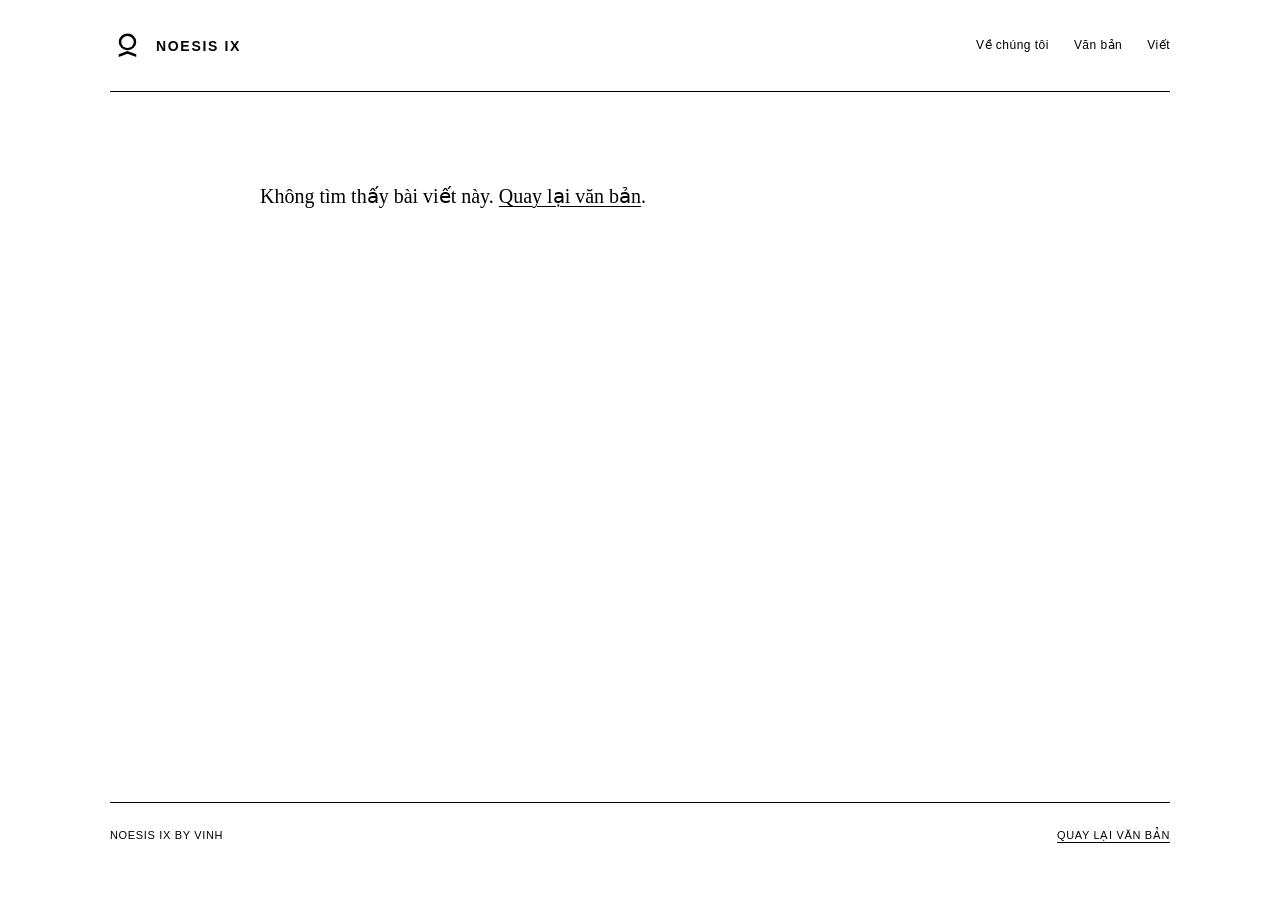
<file: read.html>
<!doctype html>
<html lang="vi">
  <head>
    <meta charset="utf-8" />
    <meta name="viewport" content="width=device-width, initial-scale=1" />
    <title>Đang tải… — NOESIS IX</title>
    <link rel="icon" href="assets/noesis-mark.svg" type="image/svg+xml" />
    <link rel="stylesheet" href="styles.css" />
    <script src="site.js" defer></script>
  </head>
  <body>
    <header class="site-header wrap">
      <a class="brand" href="index.html" aria-label="NOESIS IX, trang chủ">
        <img src="assets/noesis-mark.svg" alt="" />
        <span>NOESIS IX</span>
      </a>
      <nav aria-label="Điều hướng chính">
        <a href="index.html#about">Về chúng tôi</a>
        <a href="writing.html">Văn bản</a>
        <a href="studio.html">Viết</a>
      </nav>
    </header>

    <main class="wrap article-shell" data-article aria-live="polite">
      <p class="loading">Đang tải bài viết…</p>
    </main>

    <footer class="site-footer wrap">
      <p>NOESIS IX BY VINH</p>
      <p><a href="writing.html">Quay lại văn bản</a></p>
    </footer>
  </body>
</html>
</file>
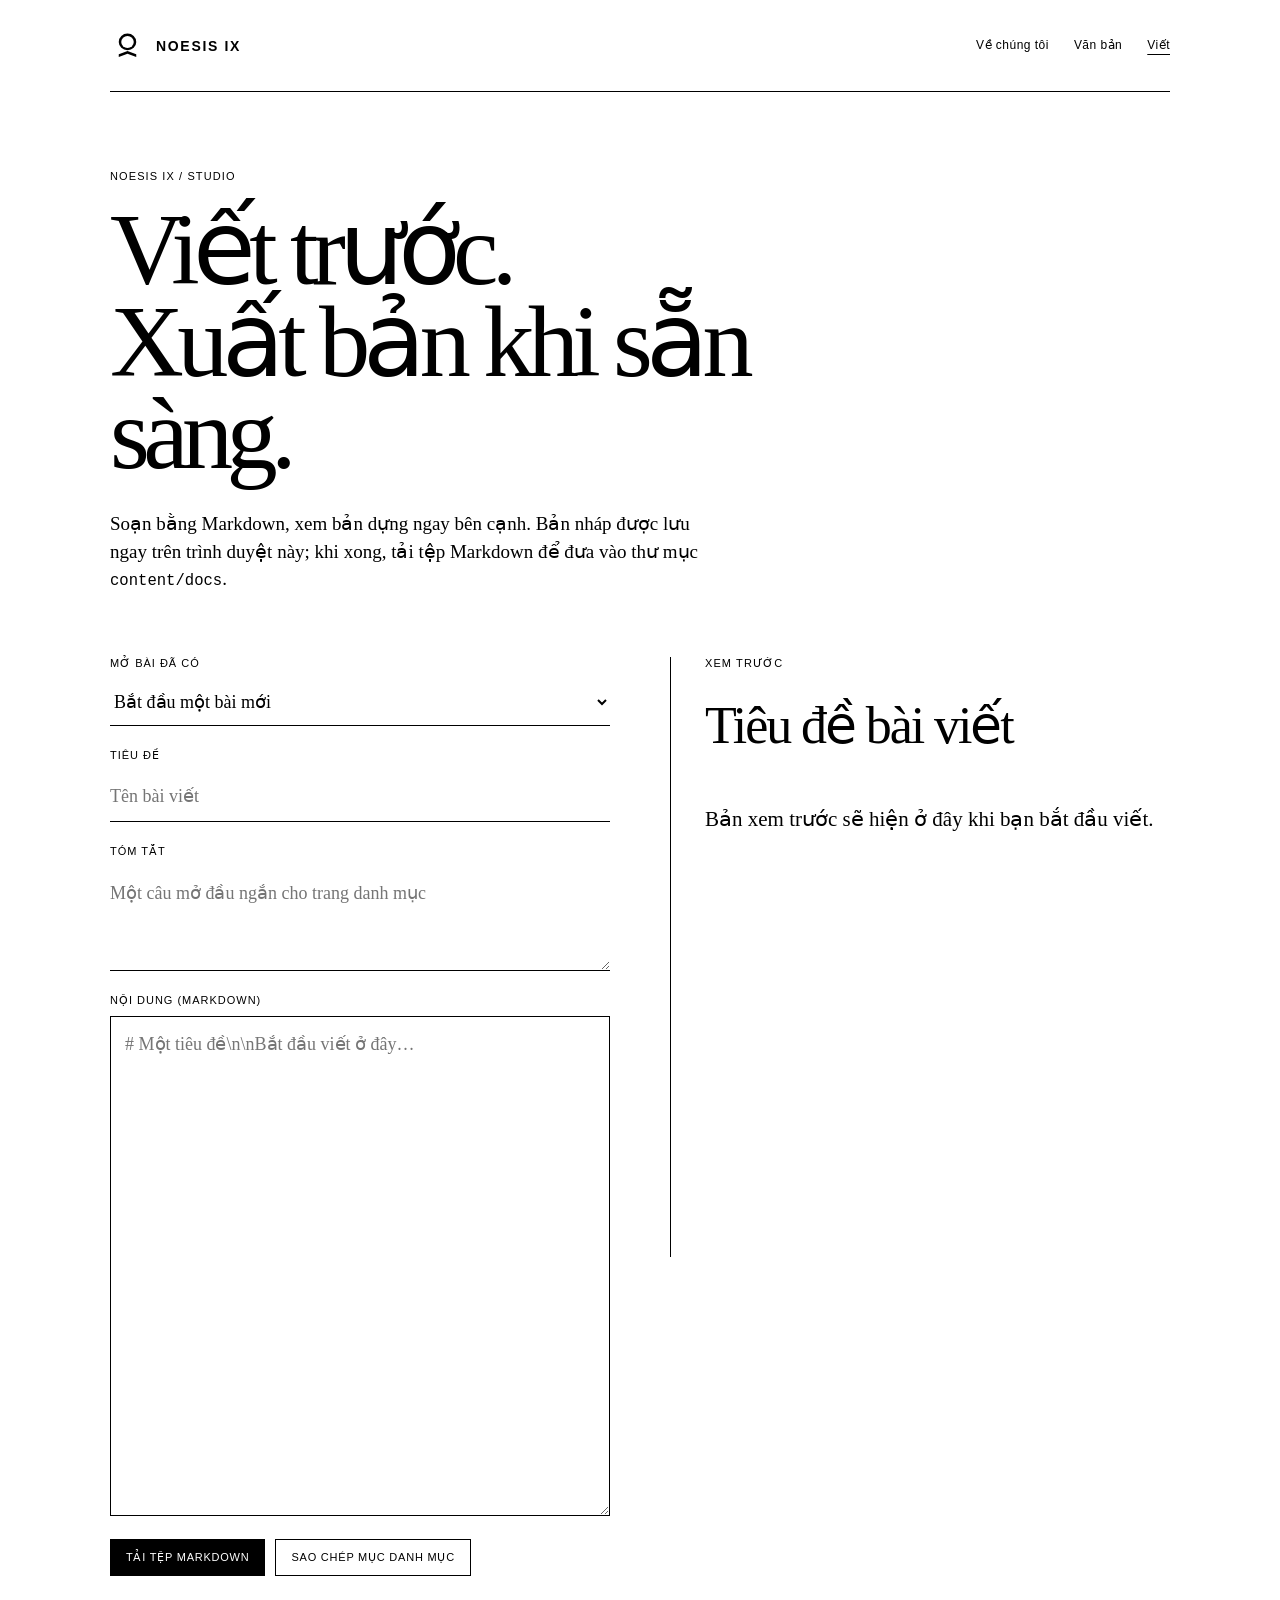
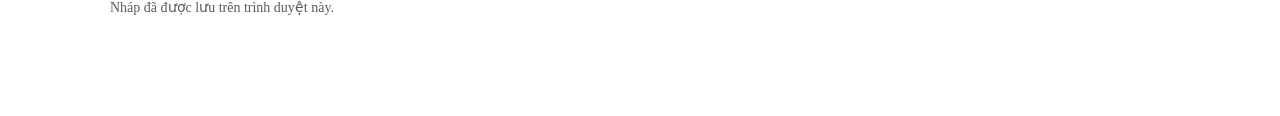
<file: studio.html>
<!doctype html>
<html lang="vi">
  <head>
    <meta charset="utf-8" />
    <meta name="viewport" content="width=device-width, initial-scale=1" />
    <meta name="description" content="Studio viết Markdown của NOESIS IX." />
    <title>Studio — NOESIS IX</title>
    <link rel="icon" href="assets/noesis-mark.svg" type="image/svg+xml" />
    <link rel="stylesheet" href="styles.css" />
    <script src="site.js" defer></script>
    <script src="studio.js" defer></script>
  </head>
  <body class="studio-page">
    <header class="site-header wrap">
      <a class="brand" href="index.html" aria-label="NOESIS IX, trang chủ">
        <img src="assets/noesis-mark.svg" alt="" />
        <span>NOESIS IX</span>
      </a>
      <nav aria-label="Điều hướng chính">
        <a href="index.html#about">Về chúng tôi</a>
        <a href="writing.html">Văn bản</a>
        <a aria-current="page" href="studio.html">Viết</a>
      </nav>
    </header>

    <main class="wrap studio-main">
      <div class="studio-intro">
        <p class="eyebrow">NOESIS IX / Studio</p>
        <h1>Viết trước.<br />Xuất bản khi sẵn sàng.</h1>
        <p>Soạn bằng Markdown, xem bản dựng ngay bên cạnh. Bản nháp được lưu ngay trên trình duyệt này; khi xong, tải tệp Markdown để đưa vào thư mục <code>content/docs</code>.</p>
      </div>

      <div class="studio-grid">
        <form class="composer" data-composer>
          <label>
            <span>Mở bài đã có</span>
            <select data-existing-document>
              <option value="">Bắt đầu một bài mới</option>
            </select>
          </label>
          <label>
            <span>Tiêu đề</span>
            <input name="title" type="text" placeholder="Tên bài viết" autocomplete="off" />
          </label>
          <label>
            <span>Tóm tắt</span>
            <textarea name="summary" rows="3" placeholder="Một câu mở đầu ngắn cho trang danh mục"></textarea>
          </label>
          <label>
            <span>Nội dung (Markdown)</span>
            <textarea name="body" class="body-input" rows="18" placeholder="# Một tiêu đề\n\nBắt đầu viết ở đây…"></textarea>
          </label>
          <div class="studio-actions">
            <button type="button" data-download>Tải tệp Markdown</button>
            <button type="button" class="button-secondary" data-copy-index>Sao chép mục danh mục</button>
          </div>
          <p class="form-note" data-studio-status>Nháp lưu cục bộ tự động.</p>
        </form>

        <section class="preview" aria-label="Xem trước">
          <p class="section-label">Xem trước</p>
          <article class="prose" data-preview>
            <h1>Tiêu đề bài viết</h1>
            <p>Bản xem trước sẽ hiện ở đây khi bạn bắt đầu viết.</p>
          </article>
        </section>
      </div>
    </main>
  </body>
</html>
</file>
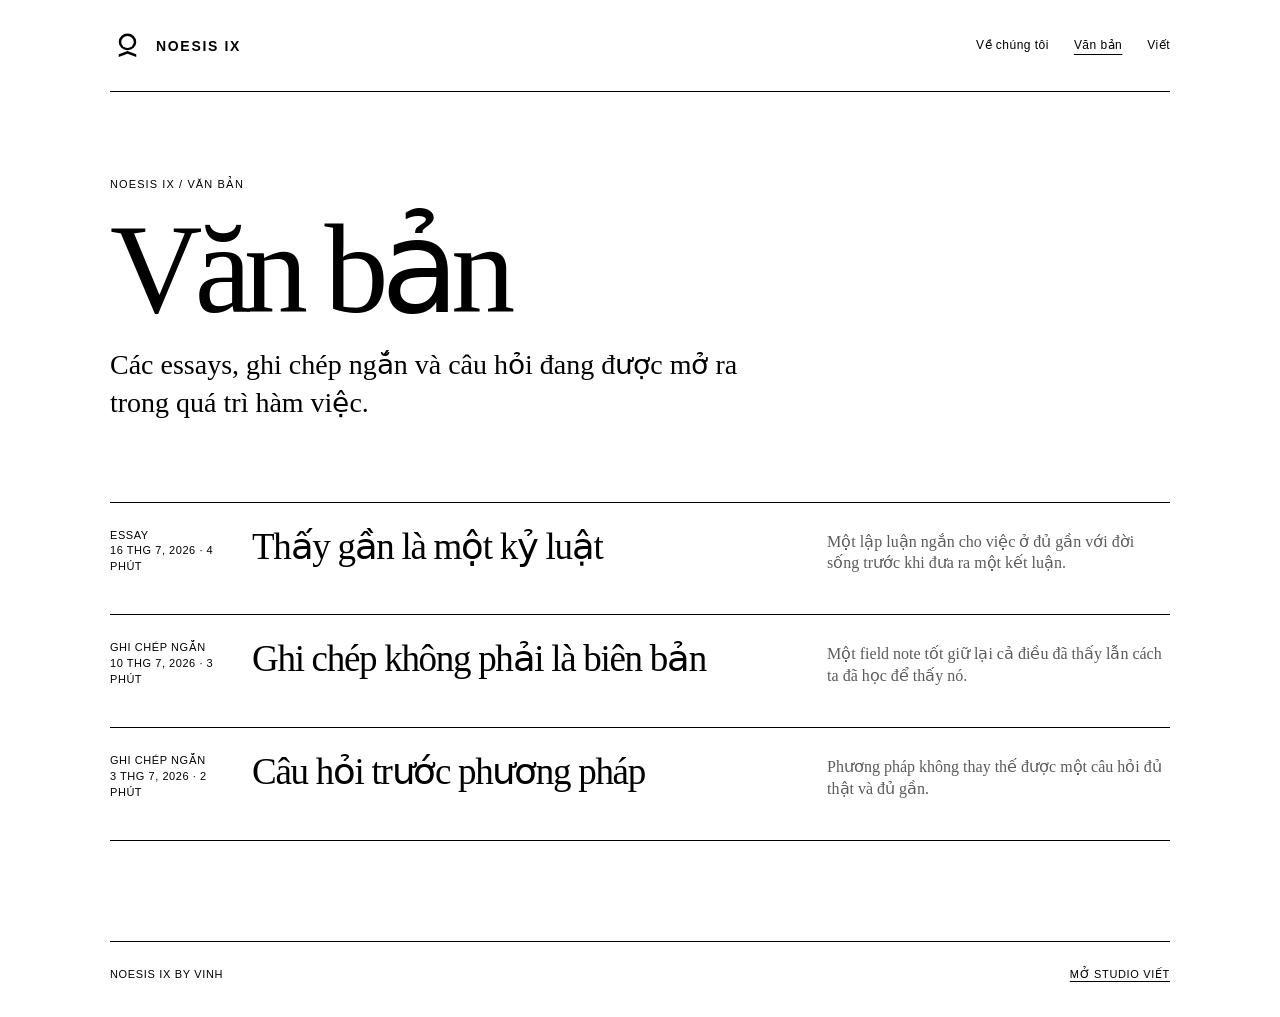
<file: writing.html>
<!doctype html>
<html lang="vi">
  <head>
    <meta charset="utf-8" />
    <meta name="viewport" content="width=device-width, initial-scale=1" />
    <meta name="description" content="Các essays và ghi chép của NOESIS IX." />
    <title>Văn bản — NOESIS IX</title>
    <link rel="icon" href="assets/noesis-mark.svg" type="image/svg+xml" />
    <link rel="stylesheet" href="styles.css" />
    <script src="site.js" defer></script>
  </head>
  <body>
    <header class="site-header wrap">
      <a class="brand" href="index.html" aria-label="NOESIS IX, trang chủ">
        <img src="assets/noesis-mark.svg" alt="" />
        <span>NOESIS IX</span>
      </a>
      <nav aria-label="Điều hướng chính">
        <a href="index.html#about">Về chúng tôi</a>
        <a aria-current="page" href="writing.html">Văn bản</a>
        <a href="studio.html">Viết</a>
      </nav>
    </header>

    <main class="wrap page-main">
      <p class="eyebrow">NOESIS IX / Văn bản</p>
      <h1 class="page-title">Văn bản</h1>
      <p class="page-intro">Các essays, ghi chép ngắn và câu hỏi đang được mở ra trong quá trì hàm việc.</p>
      <div class="document-list document-list--full rule-top" data-document-library aria-live="polite"></div>
    </main>

    <footer class="site-footer wrap">
      <p>NOESIS IX by VINH</p>
      <p><a href="studio.html">Mở studio viết</a></p>
    </footer>
  </body>
</html>
</file>
<file: styles.css>
:root {
  --ink: #000;
  --paper: #fff;
  --line: #000;
  --muted: #5b5b5b;
  --max: 1060px;
}

* { box-sizing: border-box; }

html { scroll-behavior: smooth; }

body {
  margin: 0;
  color: var(--ink);
  background: var(--paper);
  font-family: Georgia, "Times New Roman", serif;
  -webkit-font-smoothing: antialiased;
}

a { color: inherit; text-decoration-thickness: 1px; text-underline-offset: 3px; }
a:hover { text-decoration: none; }

.wrap { width: min(calc(100% - 48px), var(--max)); margin-inline: auto; }

.site-header {
  min-height: 92px;
  display: flex;
  align-items: center;
  justify-content: space-between;
  border-bottom: 1px solid var(--line);
}

.brand {
  display: inline-flex;
  align-items: center;
  gap: 11px;
  font-family: Arial, Helvetica, sans-serif;
  font-weight: 700;
  font-size: 14px;
  letter-spacing: .12em;
  text-decoration: none;
}

.brand img { width: 35px; height: 30px; object-fit: contain; }

nav { display: flex; align-items: center; gap: 25px; }
nav a { font: 12px/1.2 Arial, Helvetica, sans-serif; letter-spacing: .04em; text-decoration: none; }
nav a[aria-current="page"] { text-decoration: underline; text-underline-offset: 5px; }

.hero { padding: clamp(76px, 13vw, 178px) 0 clamp(85px, 14vw, 195px); }
.eyebrow, .section-label {
  margin: 0 0 20px;
  font: 11px/1.25 Arial, Helvetica, sans-serif;
  letter-spacing: .1em;
  text-transform: uppercase;
}

h1, h2, p { margin-top: 0; }

.hero h1, .studio-intro h1 {
  max-width: 900px;
  margin-bottom: 30px;
  font-size: clamp(58px, 10vw, 140px);
  line-height: .9;
  font-weight: 400;
  letter-spacing: -.065em;
}

.lede, .page-intro { max-width: 630px; font-size: clamp(20px, 2.3vw, 28px); line-height: 1.35; }

.rule-top { border-top: 1px solid var(--line); }

.statement {
  display: grid;
  grid-template-columns: minmax(0, 1fr) minmax(0, 1fr);
  gap: 60px;
  padding: 35px 0 110px;
}

.statement h2, .writing-section h2 { margin-bottom: 0; font-weight: 400; font-size: clamp(34px, 4.5vw, 58px); line-height: .98; letter-spacing: -.045em; }
.statement-copy { max-width: 470px; font-size: 21px; line-height: 1.45; }

.writing-section { padding: 35px 0 100px; }
.section-heading { display: flex; justify-content: space-between; align-items: end; gap: 25px; margin-bottom: 48px; }
.text-link { font: 12px/1 Arial, Helvetica, sans-serif; text-decoration: none; white-space: nowrap; }
.text-link span { font-size: 18px; vertical-align: -1px; }

.document-list { border-top: 1px solid var(--line); }
.document-item {
  display: grid;
  grid-template-columns: 120px minmax(0, 1fr) minmax(150px, .62fr);
  gap: 22px;
  padding: 25px 0 28px;
  border-bottom: 1px solid var(--line);
  color: inherit;
  text-decoration: none;
}
.document-item:hover .document-title { text-decoration: underline; text-underline-offset: 5px; }
.document-meta { font: 11px/1.45 Arial, Helvetica, sans-serif; letter-spacing: .05em; text-transform: uppercase; }
.document-title { margin: 0; font-size: clamp(25px, 3vw, 37px); font-weight: 400; line-height: 1.03; letter-spacing: -.035em; }
.document-summary { margin: 3px 0 0; color: var(--muted); font-size: 16px; line-height: 1.35; }

.site-footer { display: flex; justify-content: space-between; gap: 20px; padding: 25px 0 35px; border-top: 1px solid var(--line); font: 11px/1.4 Arial, Helvetica, sans-serif; letter-spacing: .06em; text-transform: uppercase; }
.site-footer p { margin: 0; }

.page-main { min-height: calc(100vh - 190px); padding: 86px 0 100px; }
.page-title { margin-bottom: 19px; font-size: clamp(65px, 10vw, 132px); line-height: .9; font-weight: 400; letter-spacing: -.06em; }
.page-intro { margin-bottom: 80px; }
.document-list--full { margin-top: 0; }

.article-shell { width: min(calc(100% - 48px), 760px); min-height: calc(100vh - 190px); padding: 92px 0 110px; }
.article-kicker { margin-bottom: 28px; font: 11px/1.4 Arial, Helvetica, sans-serif; letter-spacing: .1em; text-transform: uppercase; }
.article-title { margin-bottom: 26px; font-size: clamp(52px, 8vw, 92px); font-weight: 400; line-height: .93; letter-spacing: -.06em; }
.article-dek { max-width: 660px; margin-bottom: 46px; font-size: 23px; line-height: 1.38; }
.article-rule { margin: 0 0 46px; border: 0; border-top: 1px solid var(--line); }

.prose { font-size: 21px; line-height: 1.52; }
.prose h1, .prose h2, .prose h3 { font-weight: 400; line-height: 1.02; letter-spacing: -.04em; }
.prose h1 { font-size: 52px; }
.prose h2 { margin-top: 2em; font-size: 35px; }
.prose h3 { margin-top: 1.8em; font-size: 27px; }
.prose p { margin-bottom: 1.25em; }
.prose blockquote { margin: 1.7em 0; padding: 0 0 0 24px; border-left: 2px solid var(--ink); font-size: 1.2em; }
.prose ul, .prose ol { margin: 0 0 1.4em; padding-left: 1.2em; }
.prose li { margin-bottom: .4em; }
.prose hr { margin: 2.4em 0; border: 0; border-top: 1px solid var(--line); }
.prose code, .studio-intro code { font: .82em/1.3 "SFMono-Regular", Consolas, monospace; }
.loading, .load-error { font-size: 20px; }

.studio-main { padding: 78px 0 100px; }
.studio-intro { max-width: 780px; margin-bottom: 64px; }
.studio-intro h1 { font-size: clamp(54px, 8vw, 105px); }
.studio-intro > p:last-child { max-width: 620px; font-size: 19px; line-height: 1.45; }
.studio-grid { display: grid; grid-template-columns: minmax(0, 1fr) minmax(0, 1fr); gap: 60px; align-items: start; }
.composer { display: grid; gap: 23px; }
.composer label { display: grid; gap: 9px; font: 11px/1.2 Arial, Helvetica, sans-serif; letter-spacing: .09em; text-transform: uppercase; }
input, textarea, select { width: 100%; padding: 12px 0; border: 0; border-bottom: 1px solid var(--ink); border-radius: 0; color: var(--ink); background: transparent; font: 18px/1.45 Georgia, "Times New Roman", serif; outline: none; resize: vertical; }
input:focus, textarea:focus, select:focus { border-bottom-width: 3px; }
.body-input { min-height: 390px; padding: 14px; border: 1px solid var(--ink); }
.body-input:focus { border-width: 2px; }
.studio-actions { display: flex; flex-wrap: wrap; gap: 10px; }
button { padding: 12px 15px; border: 1px solid var(--ink); color: var(--paper); background: var(--ink); cursor: pointer; font: 11px/1 Arial, Helvetica, sans-serif; letter-spacing: .07em; text-transform: uppercase; }
button:hover { color: var(--ink); background: var(--paper); }
button.button-secondary { color: var(--ink); background: var(--paper); }
button.button-secondary:hover { color: var(--paper); background: var(--ink); }
.form-note { margin: 0; color: var(--muted); font-size: 14px; }
.preview { min-height: 600px; padding: 0 0 24px 34px; border-left: 1px solid var(--line); }
.preview .section-label { margin-bottom: 28px; }

@media (max-width: 700px) {
  .wrap { width: min(calc(100% - 32px), var(--max)); }
  .site-header { min-height: 74px; }
  .brand img { width: 29px; height: 25px; }
  nav { gap: 14px; }
  nav a { font-size: 10px; }
  .hero { padding: 80px 0 105px; }
  .statement, .studio-grid { grid-template-columns: 1fr; gap: 32px; }
  .statement { padding-bottom: 80px; }
  .section-heading { align-items: start; margin-bottom: 35px; }
  .document-item { grid-template-columns: 1fr; gap: 10px; }
  .document-summary { max-width: 580px; }
  .site-footer { display: block; }
  .site-footer p + p { margin-top: 8px; }
  .page-main, .article-shell, .studio-main { padding-top: 60px; }
  .page-intro { margin-bottom: 52px; }
  .preview { padding: 28px 0 0; border-top: 1px solid var(--line); border-left: 0; }
}
</file>
